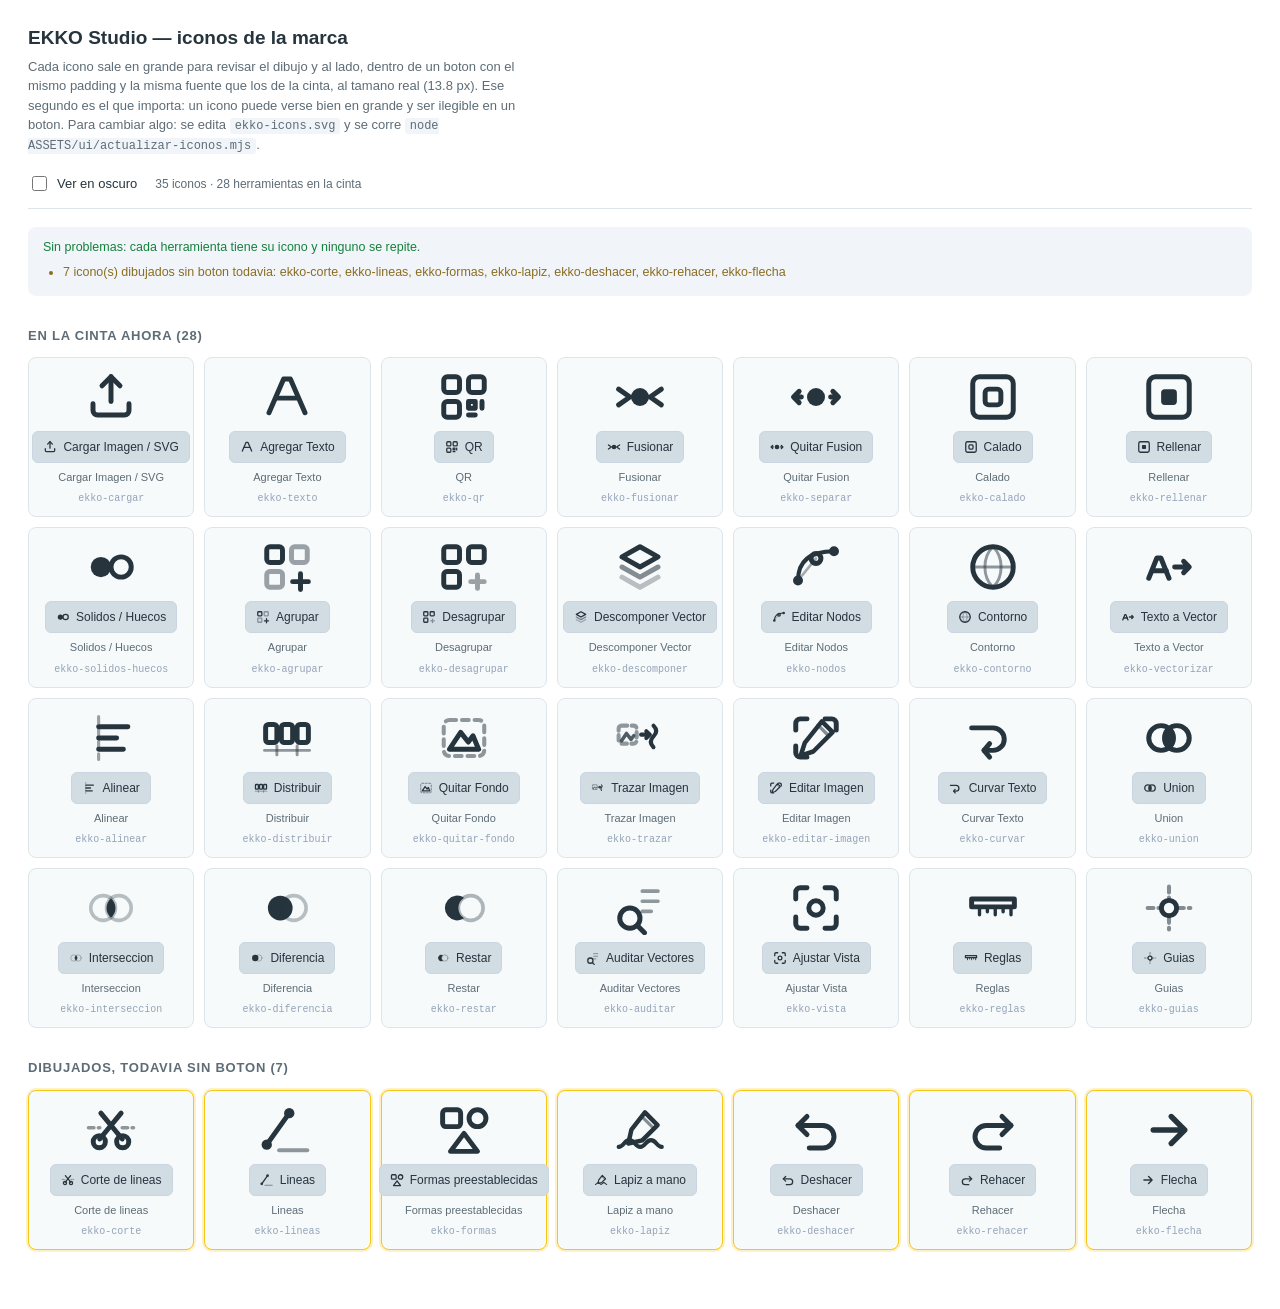
<file: ASSETS/ui/preview.html>
<!DOCTYPE html>
<html lang="es">
<head>
<meta charset="UTF-8">
<meta name="viewport" content="width=device-width, initial-scale=1">
<title>EKKO Studio - Iconos (antes de subirlos)</title>
<style>
/* ------------------------------------------------------------------------
   Pagina de trabajo, no parte de la aplicacion.

   Esta pagina se GENERA con  node ASSETS/ui/actualizar-iconos.mjs
   Los iconos van incrustados en el HTML, sin JavaScript: por eso no puede
   quedar en blanco. Para cambiar algo, se cambia el sprite y se corre el
   comando otra vez.
   ------------------------------------------------------------------------ */

body {
  margin: 0; padding: 24px 28px 60px;
  font: 14px/1.5 -apple-system, BlinkMacSystemFont, "Segoe UI", Roboto, Arial, sans-serif;
  background: #ffffff; color: #26343d;
}

/* El oscuro importa: el icono toma el color del boton, asi que hay que
   ver que se lea en las dos superficies. Con :has() no hace falta JS. */
body:has(#oscuro:checked) { background: #0d0d20; color: #e8edf2; }
body:has(#oscuro:checked) .sub,
body:has(#oscuro:checked) h2,
body:has(#oscuro:checked) .uso,
body:has(#oscuro:checked) .id { color: #94a3b8; }
body:has(#oscuro:checked) .barra { border-color: #24304a; }
body:has(#oscuro:checked) .celda { border-color: #24304a; background: #141a33; }
body:has(#oscuro:checked) .demo { background: #1d2749; border-color: #33415c; color: #e8edf2; }
body:has(#oscuro:checked) .resumen { background: #141a33; }

h1 { font-size: 19px; margin: 0 0 4px; }
.sub { color: #5d6c76; margin: 0 0 18px; font-size: 13px; max-width: 70ch; }
code { background: #f1f5f9; padding: 1px 5px; border-radius: 3px; font-size: 12px; }
body:has(#oscuro:checked) code { background: #1d2749; }

.barra {
  display: flex; gap: 18px; align-items: center; flex-wrap: wrap;
  margin-bottom: 18px; padding-bottom: 14px; border-bottom: 1px solid #dde5ea;
}
.barra label { display: inline-flex; align-items: center; gap: 7px; font-size: 13px; cursor: pointer; }
.barra input[type=checkbox] { width: 15px; height: 15px; cursor: pointer; accent-color: #405d6d; }
.barra .cuenta { font-size: 12px; color: #5d6c76; }
body:has(#oscuro:checked) .barra .cuenta { color: #94a3b8; }

.resumen {
  margin: 0 0 22px; padding: 11px 15px; border-radius: 8px;
  background: #f1f5f9; font-size: 12.5px;
}
.resumen ul { margin: 6px 0 0; padding-left: 20px; }
.resumen li { margin: 3px 0; }
.resumen .mal { color: #b91c1c; }
.resumen .nota { color: #8a6d1f; }
.resumen .ok { color: #15803d; }

.celda {
  display: flex; flex-direction: column; align-items: center; gap: 7px;
  padding: 12px 6px 10px; border: 1px solid #dde5ea;
  border-radius: 8px; background: #f7fafb;
}
.grande { width: 54px; height: 54px; line-height: 0; }

/* boton de mentira: mismo padding y misma fuente que los de la cinta */
.demo {
  display: inline-flex; align-items: center; gap: 6px;
  padding: 6px 10px; border: 1px solid #cbd5e1; border-radius: 6px;
  background: #d1dce3; color: #26343d;
  font-size: 12px; font-weight: 500; white-space: nowrap;
}
.uso { font-size: 11px; color: #5d6c76; text-align: center; line-height: 1.3; }
.id { font-size: 10px; color: #94a3b8; font-family: ui-monospace, Consolas, monospace; }
.nuevo { border-color: #f5c518; box-shadow: 0 0 0 2px rgba(245, 197, 24, .25); }

.rejilla {
  display: grid; gap: 10px;
  grid-template-columns: repeat(auto-fill, minmax(158px, 1fr));
}
h2 { font-size: 13px; text-transform: uppercase; letter-spacing: .06em;
     color: #5d6c76; margin: 30px 0 12px; }
</style>
</head>
<body>

<h1>EKKO Studio &mdash; iconos de la marca</h1>
<p class="sub">
  Cada icono sale en grande para revisar el dibujo y al lado, dentro de un boton
  con el mismo padding y la misma fuente que los de la cinta, al tamano real
  (13.8&nbsp;px). Ese segundo es el que importa: un icono puede verse bien en
  grande y ser ilegible en un boton.
  Para cambiar algo: se edita <code>ekko-icons.svg</code> y se corre
  <code>node ASSETS/ui/actualizar-iconos.mjs</code>.
</p>

<div class="barra">
  <label><input type="checkbox" id="oscuro"> Ver en oscuro</label>
  <span class="cuenta">35 iconos &middot; 28 herramientas en la cinta</span>
</div>

<div class="resumen">
  <span class="ok">Sin problemas: cada herramienta tiene su icono y ninguno se repite.</span>
  <ul>
      <li class="nota">7 icono(s) dibujados sin boton todavia: ekko-corte, ekko-lineas, ekko-formas, ekko-lapiz, ekko-deshacer, ekko-rehacer, ekko-flecha</li>
  </ul>
</div>

<h2>En la cinta ahora (28)</h2>
<div class="rejilla">
  <div class="celda"><div class="grande"><svg class="" viewBox="0 0 24 24" width="54" height="54" aria-hidden="true" role="img"><g fill="none" stroke="currentColor" stroke-width="2.2" stroke-linecap="round" stroke-linejoin="round"><path d="M4 15v3a2 2 0 0 0 2 2h12a2 2 0 0 0 2-2v-3"/>
    <path d="M12 3v11"/>
    <path d="M8 7l4-4 4 4"/></g></svg></div><span class="demo"><svg class="" viewBox="0 0 24 24" width="14" height="14" aria-hidden="true" role="img"><g fill="none" stroke="currentColor" stroke-width="2.2" stroke-linecap="round" stroke-linejoin="round"><path d="M4 15v3a2 2 0 0 0 2 2h12a2 2 0 0 0 2-2v-3"/>
    <path d="M12 3v11"/>
    <path d="M8 7l4-4 4 4"/></g></svg>Cargar Imagen / SVG</span><div class="uso">Cargar Imagen / SVG</div><div class="id">ekko-cargar</div></div>
  <div class="celda"><div class="grande"><svg class="" viewBox="0 0 24 24" width="54" height="54" aria-hidden="true" role="img"><g fill="none" stroke="currentColor" stroke-width="2.2" stroke-linecap="round" stroke-linejoin="round"><path d="M4 19l6.5-15h3L20 19"/>
    <path d="M7.2 12.5h9.6"/></g></svg></div><span class="demo"><svg class="" viewBox="0 0 24 24" width="14" height="14" aria-hidden="true" role="img"><g fill="none" stroke="currentColor" stroke-width="2.2" stroke-linecap="round" stroke-linejoin="round"><path d="M4 19l6.5-15h3L20 19"/>
    <path d="M7.2 12.5h9.6"/></g></svg>Agregar Texto</span><div class="uso">Agregar Texto</div><div class="id">ekko-texto</div></div>
  <div class="celda"><div class="grande"><svg class="" viewBox="0 0 24 24" width="54" height="54" aria-hidden="true" role="img"><g fill="none" stroke="currentColor" stroke-width="2.2" stroke-linecap="round" stroke-linejoin="round"><rect x="3" y="3" width="7" height="7" rx="1.6"/>
    <rect x="14" y="3" width="7" height="7" rx="1.6"/>
    <rect x="3" y="14" width="7" height="7" rx="1.6"/>
    <path d="M14 14h3v3h-3z"/>
    <path d="M20 14v3M14 20h3"/></g></svg></div><span class="demo"><svg class="" viewBox="0 0 24 24" width="14" height="14" aria-hidden="true" role="img"><g fill="none" stroke="currentColor" stroke-width="2.2" stroke-linecap="round" stroke-linejoin="round"><rect x="3" y="3" width="7" height="7" rx="1.6"/>
    <rect x="14" y="3" width="7" height="7" rx="1.6"/>
    <rect x="3" y="14" width="7" height="7" rx="1.6"/>
    <path d="M14 14h3v3h-3z"/>
    <path d="M20 14v3M14 20h3"/></g></svg>QR</span><div class="uso">QR</div><div class="id">ekko-qr</div></div>
  <div class="celda"><div class="grande"><svg class="" viewBox="0 0 24 24" width="54" height="54" aria-hidden="true" role="img"><g fill="none" stroke="currentColor" stroke-width="2.2" stroke-linecap="round" stroke-linejoin="round"><path d="M2.5 8.5L7.5 12l-5 3.5"/>
    <path d="M21.5 8.5L16.5 12l5 3.5"/>
    <circle cx="12" cy="12" r="4" fill="currentColor" stroke="none"/></g></svg></div><span class="demo"><svg class="" viewBox="0 0 24 24" width="14" height="14" aria-hidden="true" role="img"><g fill="none" stroke="currentColor" stroke-width="2.2" stroke-linecap="round" stroke-linejoin="round"><path d="M2.5 8.5L7.5 12l-5 3.5"/>
    <path d="M21.5 8.5L16.5 12l5 3.5"/>
    <circle cx="12" cy="12" r="4" fill="currentColor" stroke="none"/></g></svg>Fusionar</span><div class="uso">Fusionar</div><div class="id">ekko-fusionar</div></div>
  <div class="celda"><div class="grande"><svg class="" viewBox="0 0 24 24" width="54" height="54" aria-hidden="true" role="img"><g fill="none" stroke="currentColor" stroke-width="2.2" stroke-linecap="round" stroke-linejoin="round"><circle cx="12" cy="12" r="4" fill="currentColor" stroke="none"/>
    <path d="M5.5 12h-3M21.5 12h-3"/>
    <path d="M4.5 9.5L2 12l2.5 2.5"/>
    <path d="M19.5 9.5L22 12l-2.5 2.5"/></g></svg></div><span class="demo"><svg class="" viewBox="0 0 24 24" width="14" height="14" aria-hidden="true" role="img"><g fill="none" stroke="currentColor" stroke-width="2.2" stroke-linecap="round" stroke-linejoin="round"><circle cx="12" cy="12" r="4" fill="currentColor" stroke="none"/>
    <path d="M5.5 12h-3M21.5 12h-3"/>
    <path d="M4.5 9.5L2 12l2.5 2.5"/>
    <path d="M19.5 9.5L22 12l-2.5 2.5"/></g></svg>Quitar Fusion</span><div class="uso">Quitar Fusion</div><div class="id">ekko-separar</div></div>
  <div class="celda"><div class="grande"><svg class="" viewBox="0 0 24 24" width="54" height="54" aria-hidden="true" role="img"><g fill="none" stroke="currentColor" stroke-width="2.2" stroke-linecap="round" stroke-linejoin="round"><rect x="3" y="3" width="18" height="18" rx="3"/>
    <rect x="8.5" y="8.5" width="7" height="7" rx="1.6"/></g></svg></div><span class="demo"><svg class="" viewBox="0 0 24 24" width="14" height="14" aria-hidden="true" role="img"><g fill="none" stroke="currentColor" stroke-width="2.2" stroke-linecap="round" stroke-linejoin="round"><rect x="3" y="3" width="18" height="18" rx="3"/>
    <rect x="8.5" y="8.5" width="7" height="7" rx="1.6"/></g></svg>Calado</span><div class="uso">Calado</div><div class="id">ekko-calado</div></div>
  <div class="celda"><div class="grande"><svg class="" viewBox="0 0 24 24" width="54" height="54" aria-hidden="true" role="img"><g fill="none" stroke="currentColor" stroke-width="2.2" stroke-linecap="round" stroke-linejoin="round"><rect x="3" y="3" width="18" height="18" rx="3"/>
    <rect x="8.5" y="8.5" width="7" height="7" rx="1.6" fill="currentColor" stroke="none"/></g></svg></div><span class="demo"><svg class="" viewBox="0 0 24 24" width="14" height="14" aria-hidden="true" role="img"><g fill="none" stroke="currentColor" stroke-width="2.2" stroke-linecap="round" stroke-linejoin="round"><rect x="3" y="3" width="18" height="18" rx="3"/>
    <rect x="8.5" y="8.5" width="7" height="7" rx="1.6" fill="currentColor" stroke="none"/></g></svg>Rellenar</span><div class="uso">Rellenar</div><div class="id">ekko-rellenar</div></div>
  <div class="celda"><div class="grande"><svg class="" viewBox="0 0 24 24" width="54" height="54" aria-hidden="true" role="img"><g fill="none" stroke="currentColor" stroke-width="2.2" stroke-linecap="round" stroke-linejoin="round"><circle cx="7.5" cy="12" r="4.5" fill="currentColor" stroke="none"/>
    <circle cx="16.5" cy="12" r="4.5"/></g></svg></div><span class="demo"><svg class="" viewBox="0 0 24 24" width="14" height="14" aria-hidden="true" role="img"><g fill="none" stroke="currentColor" stroke-width="2.2" stroke-linecap="round" stroke-linejoin="round"><circle cx="7.5" cy="12" r="4.5" fill="currentColor" stroke="none"/>
    <circle cx="16.5" cy="12" r="4.5"/></g></svg>Solidos / Huecos</span><div class="uso">Solidos / Huecos</div><div class="id">ekko-solidos-huecos</div></div>
  <div class="celda"><div class="grande"><svg class="" viewBox="0 0 24 24" width="54" height="54" aria-hidden="true" role="img"><g fill="none" stroke="currentColor" stroke-width="2.2" stroke-linecap="round" stroke-linejoin="round"><rect x="3" y="3" width="7" height="7" rx="1.4"/>
    <rect x="14" y="3" width="7" height="7" rx="1.4" opacity=".45"/>
    <rect x="3" y="14" width="7" height="7" rx="1.4" opacity=".45"/>
    <path d="M14.5 18.5h7M18 15v7"/></g></svg></div><span class="demo"><svg class="" viewBox="0 0 24 24" width="14" height="14" aria-hidden="true" role="img"><g fill="none" stroke="currentColor" stroke-width="2.2" stroke-linecap="round" stroke-linejoin="round"><rect x="3" y="3" width="7" height="7" rx="1.4"/>
    <rect x="14" y="3" width="7" height="7" rx="1.4" opacity=".45"/>
    <rect x="3" y="14" width="7" height="7" rx="1.4" opacity=".45"/>
    <path d="M14.5 18.5h7M18 15v7"/></g></svg>Agrupar</span><div class="uso">Agrupar</div><div class="id">ekko-agrupar</div></div>
  <div class="celda"><div class="grande"><svg class="" viewBox="0 0 24 24" width="54" height="54" aria-hidden="true" role="img"><g fill="none" stroke="currentColor" stroke-width="2.2" stroke-linecap="round" stroke-linejoin="round"><rect x="3" y="3" width="7" height="7" rx="1.4"/>
    <rect x="14" y="3" width="7" height="7" rx="1.4"/>
    <rect x="3" y="14" width="7" height="7" rx="1.4"/>
    <path d="M15 18.5h6M18 15.5v6" opacity=".45" stroke-dasharray="2 2"/></g></svg></div><span class="demo"><svg class="" viewBox="0 0 24 24" width="14" height="14" aria-hidden="true" role="img"><g fill="none" stroke="currentColor" stroke-width="2.2" stroke-linecap="round" stroke-linejoin="round"><rect x="3" y="3" width="7" height="7" rx="1.4"/>
    <rect x="14" y="3" width="7" height="7" rx="1.4"/>
    <rect x="3" y="14" width="7" height="7" rx="1.4"/>
    <path d="M15 18.5h6M18 15.5v6" opacity=".45" stroke-dasharray="2 2"/></g></svg>Desagrupar</span><div class="uso">Desagrupar</div><div class="id">ekko-desagrupar</div></div>
  <div class="celda"><div class="grande"><svg class="" viewBox="0 0 24 24" width="54" height="54" aria-hidden="true" role="img"><g fill="none" stroke="currentColor" stroke-width="2.2" stroke-linecap="round" stroke-linejoin="round"><path d="M12 3l8 4.5-8 4.5-8-4.5z"/>
    <path d="M4 12l8 4.5 8-4.5" opacity=".55"/>
    <path d="M4 16.5L12 21l8-4.5" opacity=".3"/></g></svg></div><span class="demo"><svg class="" viewBox="0 0 24 24" width="14" height="14" aria-hidden="true" role="img"><g fill="none" stroke="currentColor" stroke-width="2.2" stroke-linecap="round" stroke-linejoin="round"><path d="M12 3l8 4.5-8 4.5-8-4.5z"/>
    <path d="M4 12l8 4.5 8-4.5" opacity=".55"/>
    <path d="M4 16.5L12 21l8-4.5" opacity=".3"/></g></svg>Descomponer Vector</span><div class="uso">Descomponer Vector</div><div class="id">ekko-descomponer</div></div>
  <div class="celda"><div class="grande"><svg class="" viewBox="0 0 24 24" width="54" height="54" aria-hidden="true" role="img"><g fill="none" stroke="currentColor" stroke-width="2.2" stroke-linecap="round" stroke-linejoin="round"><path d="M4 18C4 9 10 5 20 5" stroke-width="1.8"/>
    <path d="M4 18L12 8.2" stroke-width="1.2" opacity=".4"/>
    <circle cx="4" cy="18" r="2.2" fill="currentColor" stroke="none"/>
    <circle cx="12" cy="8.2" r="2.2"/>
    <circle cx="20" cy="5" r="2.2" fill="currentColor" stroke="none"/></g></svg></div><span class="demo"><svg class="" viewBox="0 0 24 24" width="14" height="14" aria-hidden="true" role="img"><g fill="none" stroke="currentColor" stroke-width="2.2" stroke-linecap="round" stroke-linejoin="round"><path d="M4 18C4 9 10 5 20 5" stroke-width="1.8"/>
    <path d="M4 18L12 8.2" stroke-width="1.2" opacity=".4"/>
    <circle cx="4" cy="18" r="2.2" fill="currentColor" stroke="none"/>
    <circle cx="12" cy="8.2" r="2.2"/>
    <circle cx="20" cy="5" r="2.2" fill="currentColor" stroke="none"/></g></svg>Editar Nodos</span><div class="uso">Editar Nodos</div><div class="id">ekko-nodos</div></div>
  <div class="celda"><div class="grande"><svg class="" viewBox="0 0 24 24" width="54" height="54" aria-hidden="true" role="img"><g fill="none" stroke="currentColor" stroke-width="2.2" stroke-linecap="round" stroke-linejoin="round"><circle cx="12" cy="12" r="9"/>
    <path d="M3 12h18" stroke-width="1.3" opacity=".5"/>
    <path d="M12 3c2.6 2.5 3.6 5.6 3.6 9s-1 6.5-3.6 9c-2.6-2.5-3.6-5.6-3.6-9s1-6.5 3.6-9z"
          stroke-width="1.3" opacity=".5"/></g></svg></div><span class="demo"><svg class="" viewBox="0 0 24 24" width="14" height="14" aria-hidden="true" role="img"><g fill="none" stroke="currentColor" stroke-width="2.2" stroke-linecap="round" stroke-linejoin="round"><circle cx="12" cy="12" r="9"/>
    <path d="M3 12h18" stroke-width="1.3" opacity=".5"/>
    <path d="M12 3c2.6 2.5 3.6 5.6 3.6 9s-1 6.5-3.6 9c-2.6-2.5-3.6-5.6-3.6-9s1-6.5 3.6-9z"
          stroke-width="1.3" opacity=".5"/></g></svg>Contorno</span><div class="uso">Contorno</div><div class="id">ekko-contorno</div></div>
  <div class="celda"><div class="grande"><svg class="" viewBox="0 0 24 24" width="54" height="54" aria-hidden="true" role="img"><g fill="none" stroke="currentColor" stroke-width="2.2" stroke-linecap="round" stroke-linejoin="round"><path d="M3 17l3.6-9h1.8L12 17"/>
    <path d="M4.6 13.7h6.2"/>
    <path d="M14.5 12h6M18.5 9.5L21 12l-2.5 2.5"/></g></svg></div><span class="demo"><svg class="" viewBox="0 0 24 24" width="14" height="14" aria-hidden="true" role="img"><g fill="none" stroke="currentColor" stroke-width="2.2" stroke-linecap="round" stroke-linejoin="round"><path d="M3 17l3.6-9h1.8L12 17"/>
    <path d="M4.6 13.7h6.2"/>
    <path d="M14.5 12h6M18.5 9.5L21 12l-2.5 2.5"/></g></svg>Texto a Vector</span><div class="uso">Texto a Vector</div><div class="id">ekko-vectorizar</div></div>
  <div class="celda"><div class="grande"><svg class="" viewBox="0 0 24 24" width="54" height="54" aria-hidden="true" role="img"><g fill="none" stroke="currentColor" stroke-width="2.2" stroke-linecap="round" stroke-linejoin="round"><path d="M6.5 2.5v19" opacity=".45" stroke-width="1.4" stroke-dasharray="3 2.5"/>
    <path d="M6.5 7h13M6.5 12h8M6.5 17h11"/></g></svg></div><span class="demo"><svg class="" viewBox="0 0 24 24" width="14" height="14" aria-hidden="true" role="img"><g fill="none" stroke="currentColor" stroke-width="2.2" stroke-linecap="round" stroke-linejoin="round"><path d="M6.5 2.5v19" opacity=".45" stroke-width="1.4" stroke-dasharray="3 2.5"/>
    <path d="M6.5 7h13M6.5 12h8M6.5 17h11"/></g></svg>Alinear</span><div class="uso">Alinear</div><div class="id">ekko-alinear</div></div>
  <div class="celda"><div class="grande"><svg class="" viewBox="0 0 24 24" width="54" height="54" aria-hidden="true" role="img"><g fill="none" stroke="currentColor" stroke-width="2.2" stroke-linecap="round" stroke-linejoin="round"><rect x="2.5" y="6" width="5" height="8" rx="1.3"/>
    <rect x="9.5" y="6" width="5" height="8" rx="1.3"/>
    <rect x="16.5" y="6" width="5" height="8" rx="1.3"/>
    <path d="M2 17.5h20" stroke-width="1.3" opacity=".5"/>
    <path d="M7.5 15.5v4M16.5 15.5v4" stroke-width="1.3" opacity=".5"/></g></svg></div><span class="demo"><svg class="" viewBox="0 0 24 24" width="14" height="14" aria-hidden="true" role="img"><g fill="none" stroke="currentColor" stroke-width="2.2" stroke-linecap="round" stroke-linejoin="round"><rect x="2.5" y="6" width="5" height="8" rx="1.3"/>
    <rect x="9.5" y="6" width="5" height="8" rx="1.3"/>
    <rect x="16.5" y="6" width="5" height="8" rx="1.3"/>
    <path d="M2 17.5h20" stroke-width="1.3" opacity=".5"/>
    <path d="M7.5 15.5v4M16.5 15.5v4" stroke-width="1.3" opacity=".5"/></g></svg>Distribuir</span><div class="uso">Distribuir</div><div class="id">ekko-distribuir</div></div>
  <div class="celda"><div class="grande"><svg class="" viewBox="0 0 24 24" width="54" height="54" aria-hidden="true" role="img"><g fill="none" stroke="currentColor" stroke-width="2.2" stroke-linecap="round" stroke-linejoin="round"><rect x="3" y="4" width="18" height="16" rx="2.5"
          stroke-dasharray="3 2.6" opacity=".5" stroke-width="1.8"/>
    <path d="M5.5 17L10.5 9.5l3.4 4.3L16 11l2.5 6z"/></g></svg></div><span class="demo"><svg class="" viewBox="0 0 24 24" width="14" height="14" aria-hidden="true" role="img"><g fill="none" stroke="currentColor" stroke-width="2.2" stroke-linecap="round" stroke-linejoin="round"><rect x="3" y="4" width="18" height="16" rx="2.5"
          stroke-dasharray="3 2.6" opacity=".5" stroke-width="1.8"/>
    <path d="M5.5 17L10.5 9.5l3.4 4.3L16 11l2.5 6z"/></g></svg>Quitar Fondo</span><div class="uso">Quitar Fondo</div><div class="id">ekko-quitar-fondo</div></div>
  <div class="celda"><div class="grande"><svg class="" viewBox="0 0 24 24" width="54" height="54" aria-hidden="true" role="img"><g fill="none" stroke="currentColor" stroke-width="2.2" stroke-linecap="round" stroke-linejoin="round"><rect x="2.5" y="6.5" width="8" height="8" rx="1.4"
          stroke-dasharray="2.4 2" opacity=".5" stroke-width="1.8"/>
    <path d="M3.8 13.2L6 10l2 2.6 1.2-1.6" stroke-width="1.6" opacity=".8"/>
    <path d="M12.5 10.5h3.5" stroke-width="1.8"/>
    <path d="M14.8 9l1.6 1.5-1.6 1.5" stroke-width="1.8"/>
    <path d="M18 6.5c1.6 1.6 1.6 3.2 0 4.8s-1.6 3.2 0 4.8" stroke-width="1.8"/></g></svg></div><span class="demo"><svg class="" viewBox="0 0 24 24" width="14" height="14" aria-hidden="true" role="img"><g fill="none" stroke="currentColor" stroke-width="2.2" stroke-linecap="round" stroke-linejoin="round"><rect x="2.5" y="6.5" width="8" height="8" rx="1.4"
          stroke-dasharray="2.4 2" opacity=".5" stroke-width="1.8"/>
    <path d="M3.8 13.2L6 10l2 2.6 1.2-1.6" stroke-width="1.6" opacity=".8"/>
    <path d="M12.5 10.5h3.5" stroke-width="1.8"/>
    <path d="M14.8 9l1.6 1.5-1.6 1.5" stroke-width="1.8"/>
    <path d="M18 6.5c1.6 1.6 1.6 3.2 0 4.8s-1.6 3.2 0 4.8" stroke-width="1.8"/></g></svg>Trazar Imagen</span><div class="uso">Trazar Imagen</div><div class="id">ekko-trazar</div></div>
  <div class="celda"><div class="grande"><svg class="" viewBox="0 0 24 24" width="54" height="54" aria-hidden="true" role="img"><g fill="none" stroke="currentColor" stroke-width="2.2" stroke-linecap="round" stroke-linejoin="round"><path d="M3 8.5V5.5a2 2 0 0 1 2-2h3"/>
    <path d="M21 8.5V5.5a2 2 0 0 0-2-2h-3"/>
    <path d="M3 15.5v3a2 2 0 0 0 2 2h3"/>
    <path d="M14.6 4.6l4.8 4.8-8.6 8.6-5.6 1.8 1.8-5.6z" stroke-width="2"/>
    <path d="M12.9 6.3l4.8 4.8" stroke-width="1.5" opacity=".55"/></g></svg></div><span class="demo"><svg class="" viewBox="0 0 24 24" width="14" height="14" aria-hidden="true" role="img"><g fill="none" stroke="currentColor" stroke-width="2.2" stroke-linecap="round" stroke-linejoin="round"><path d="M3 8.5V5.5a2 2 0 0 1 2-2h3"/>
    <path d="M21 8.5V5.5a2 2 0 0 0-2-2h-3"/>
    <path d="M3 15.5v3a2 2 0 0 0 2 2h3"/>
    <path d="M14.6 4.6l4.8 4.8-8.6 8.6-5.6 1.8 1.8-5.6z" stroke-width="2"/>
    <path d="M12.9 6.3l4.8 4.8" stroke-width="1.5" opacity=".55"/></g></svg>Editar Imagen</span><div class="uso">Editar Imagen</div><div class="id">ekko-editar-imagen</div></div>
  <div class="celda"><div class="grande"><svg class="" viewBox="0 0 24 24" width="54" height="54" aria-hidden="true" role="img"><g fill="none" stroke="currentColor" stroke-width="2.2" stroke-linecap="round" stroke-linejoin="round"><path d="M2.5 7.5h9.5a5 5 0 0 1 0 10H8"/>
    <path d="M10.5 14.5L8 17.5l2.5 3"/></g></svg></div><span class="demo"><svg class="" viewBox="0 0 24 24" width="14" height="14" aria-hidden="true" role="img"><g fill="none" stroke="currentColor" stroke-width="2.2" stroke-linecap="round" stroke-linejoin="round"><path d="M2.5 7.5h9.5a5 5 0 0 1 0 10H8"/>
    <path d="M10.5 14.5L8 17.5l2.5 3"/></g></svg>Curvar Texto</span><div class="uso">Curvar Texto</div><div class="id">ekko-curvar</div></div>
  <div class="celda"><div class="grande"><svg class="" viewBox="0 0 24 24" width="54" height="54" aria-hidden="true" role="img"><g fill="none" stroke="currentColor" stroke-width="2.2" stroke-linecap="round" stroke-linejoin="round"><circle cx="8.5" cy="12" r="5.5"/>
    <circle cx="15.5" cy="12" r="5.5"/>
    <path d="M12 7.76A5.5 5.5 0 0 1 12 16.24 5.5 5.5 0 0 1 12 7.76z"
          fill="currentColor" stroke="none"/></g></svg></div><span class="demo"><svg class="" viewBox="0 0 24 24" width="14" height="14" aria-hidden="true" role="img"><g fill="none" stroke="currentColor" stroke-width="2.2" stroke-linecap="round" stroke-linejoin="round"><circle cx="8.5" cy="12" r="5.5"/>
    <circle cx="15.5" cy="12" r="5.5"/>
    <path d="M12 7.76A5.5 5.5 0 0 1 12 16.24 5.5 5.5 0 0 1 12 7.76z"
          fill="currentColor" stroke="none"/></g></svg>Union</span><div class="uso">Union</div><div class="id">ekko-union</div></div>
  <div class="celda"><div class="grande"><svg class="" viewBox="0 0 24 24" width="54" height="54" aria-hidden="true" role="img"><g fill="none" stroke="currentColor" stroke-width="2.2" stroke-linecap="round" stroke-linejoin="round"><circle cx="8.5" cy="12" r="5.5" opacity=".3" stroke-width="1.6"/>
    <circle cx="15.5" cy="12" r="5.5" opacity=".3" stroke-width="1.6"/>
    <path d="M12 7.76A5.5 5.5 0 0 1 12 16.24 5.5 5.5 0 0 1 12 7.76z"
          fill="currentColor" stroke="none"/></g></svg></div><span class="demo"><svg class="" viewBox="0 0 24 24" width="14" height="14" aria-hidden="true" role="img"><g fill="none" stroke="currentColor" stroke-width="2.2" stroke-linecap="round" stroke-linejoin="round"><circle cx="8.5" cy="12" r="5.5" opacity=".3" stroke-width="1.6"/>
    <circle cx="15.5" cy="12" r="5.5" opacity=".3" stroke-width="1.6"/>
    <path d="M12 7.76A5.5 5.5 0 0 1 12 16.24 5.5 5.5 0 0 1 12 7.76z"
          fill="currentColor" stroke="none"/></g></svg>Interseccion</span><div class="uso">Interseccion</div><div class="id">ekko-interseccion</div></div>
  <div class="celda"><div class="grande"><svg class="" viewBox="0 0 24 24" width="54" height="54" aria-hidden="true" role="img"><g fill="none" stroke="currentColor" stroke-width="2.2" stroke-linecap="round" stroke-linejoin="round"><circle cx="9" cy="12" r="5.5" fill="currentColor" stroke="none"/>
    <circle cx="15" cy="12" r="5.5" opacity=".3" stroke-width="1.6"/></g></svg></div><span class="demo"><svg class="" viewBox="0 0 24 24" width="14" height="14" aria-hidden="true" role="img"><g fill="none" stroke="currentColor" stroke-width="2.2" stroke-linecap="round" stroke-linejoin="round"><circle cx="9" cy="12" r="5.5" fill="currentColor" stroke="none"/>
    <circle cx="15" cy="12" r="5.5" opacity=".3" stroke-width="1.6"/></g></svg>Diferencia</span><div class="uso">Diferencia</div><div class="id">ekko-diferencia</div></div>
  <div class="celda"><div class="grande"><svg class="" viewBox="0 0 24 24" width="54" height="54" aria-hidden="true" role="img"><g fill="none" stroke="currentColor" stroke-width="2.2" stroke-linecap="round" stroke-linejoin="round"><path d="M12 7.39A5.5 5.5 0 1 0 12 16.61 5.5 5.5 0 0 1 12 7.39z"
          fill="currentColor" stroke="none"/>
    <circle cx="15" cy="12" r="5.5" opacity=".35" stroke-width="1.6"/></g></svg></div><span class="demo"><svg class="" viewBox="0 0 24 24" width="14" height="14" aria-hidden="true" role="img"><g fill="none" stroke="currentColor" stroke-width="2.2" stroke-linecap="round" stroke-linejoin="round"><path d="M12 7.39A5.5 5.5 0 1 0 12 16.61 5.5 5.5 0 0 1 12 7.39z"
          fill="currentColor" stroke="none"/>
    <circle cx="15" cy="12" r="5.5" opacity=".35" stroke-width="1.6"/></g></svg>Restar</span><div class="uso">Restar</div><div class="id">ekko-restar</div></div>
  <div class="celda"><div class="grande"><svg class="" viewBox="0 0 24 24" width="54" height="54" aria-hidden="true" role="img"><g fill="none" stroke="currentColor" stroke-width="2.2" stroke-linecap="round" stroke-linejoin="round"><path d="M13 4.5h7M13 9h7M13 13.5h4" opacity=".5" stroke-width="1.6"/>
    <circle cx="7.5" cy="16.5" r="4.5"/>
    <path d="M10.8 19.8L14 23"/></g></svg></div><span class="demo"><svg class="" viewBox="0 0 24 24" width="14" height="14" aria-hidden="true" role="img"><g fill="none" stroke="currentColor" stroke-width="2.2" stroke-linecap="round" stroke-linejoin="round"><path d="M13 4.5h7M13 9h7M13 13.5h4" opacity=".5" stroke-width="1.6"/>
    <circle cx="7.5" cy="16.5" r="4.5"/>
    <path d="M10.8 19.8L14 23"/></g></svg>Auditar Vectores</span><div class="uso">Auditar Vectores</div><div class="id">ekko-auditar</div></div>
  <div class="celda"><div class="grande"><svg class="" viewBox="0 0 24 24" width="54" height="54" aria-hidden="true" role="img"><g fill="none" stroke="currentColor" stroke-width="2.2" stroke-linecap="round" stroke-linejoin="round"><path d="M3 8V5a2 2 0 0 1 2-2h3M21 8V5a2 2 0 0 0-2-2h-3M3 16v3a2 2 0 0 0 2 2h3M21 16v3a2 2 0 0 1-2 2h-3"/>
    <circle cx="12" cy="12" r="3.2"/></g></svg></div><span class="demo"><svg class="" viewBox="0 0 24 24" width="14" height="14" aria-hidden="true" role="img"><g fill="none" stroke="currentColor" stroke-width="2.2" stroke-linecap="round" stroke-linejoin="round"><path d="M3 8V5a2 2 0 0 1 2-2h3M21 8V5a2 2 0 0 0-2-2h-3M3 16v3a2 2 0 0 0 2 2h3M21 16v3a2 2 0 0 1-2 2h-3"/>
    <circle cx="12" cy="12" r="3.2"/></g></svg>Ajustar Vista</span><div class="uso">Ajustar Vista</div><div class="id">ekko-vista</div></div>
  <div class="celda"><div class="grande"><svg class="" viewBox="0 0 24 24" width="54" height="54" aria-hidden="true" role="img"><g fill="none" stroke="currentColor" stroke-width="2.2" stroke-linecap="round" stroke-linejoin="round"><path d="M2.5 8h19v3.5h-19z"/>
    <path d="M6 11.5v3.5M9.5 11.5v2.2M13 11.5v3.5M16.5 11.5v2.2M20 11.5v3.5" stroke-width="1.5"/></g></svg></div><span class="demo"><svg class="" viewBox="0 0 24 24" width="14" height="14" aria-hidden="true" role="img"><g fill="none" stroke="currentColor" stroke-width="2.2" stroke-linecap="round" stroke-linejoin="round"><path d="M2.5 8h19v3.5h-19z"/>
    <path d="M6 11.5v3.5M9.5 11.5v2.2M13 11.5v3.5M16.5 11.5v2.2M20 11.5v3.5" stroke-width="1.5"/></g></svg>Reglas</span><div class="uso">Reglas</div><div class="id">ekko-reglas</div></div>
  <div class="celda"><div class="grande"><svg class="" viewBox="0 0 24 24" width="54" height="54" aria-hidden="true" role="img"><g fill="none" stroke="currentColor" stroke-width="2.2" stroke-linecap="round" stroke-linejoin="round"><path d="M12 2.5v5.5M12 16v5.5M2.5 12h5.5M16 12h5.5"
          stroke-dasharray="2.6 2.2" opacity=".55" stroke-width="1.8"/>
    <circle cx="12" cy="12" r="3.4"/></g></svg></div><span class="demo"><svg class="" viewBox="0 0 24 24" width="14" height="14" aria-hidden="true" role="img"><g fill="none" stroke="currentColor" stroke-width="2.2" stroke-linecap="round" stroke-linejoin="round"><path d="M12 2.5v5.5M12 16v5.5M2.5 12h5.5M16 12h5.5"
          stroke-dasharray="2.6 2.2" opacity=".55" stroke-width="1.8"/>
    <circle cx="12" cy="12" r="3.4"/></g></svg>Guias</span><div class="uso">Guias</div><div class="id">ekko-guias</div></div>
</div>

<h2>Dibujados, todavia sin boton (7)</h2>
<div class="rejilla">
  <div class="celda nuevo"><div class="grande"><svg class="" viewBox="0 0 24 24" width="54" height="54" aria-hidden="true" role="img"><g fill="none" stroke="currentColor" stroke-width="2.2" stroke-linecap="round" stroke-linejoin="round"><path d="M7.5 4.5l9.5 11.5"/>
    <path d="M16.5 4.5L7 16"/>
    <circle cx="17.2" cy="17.2" r="2.7"/>
    <circle cx="6.8" cy="17.2" r="2.7"/>
    <path d="M2 11h5M17 11h5" stroke-dasharray="2.4 2" opacity=".5" stroke-width="1.6"/></g></svg></div><span class="demo"><svg class="" viewBox="0 0 24 24" width="14" height="14" aria-hidden="true" role="img"><g fill="none" stroke="currentColor" stroke-width="2.2" stroke-linecap="round" stroke-linejoin="round"><path d="M7.5 4.5l9.5 11.5"/>
    <path d="M16.5 4.5L7 16"/>
    <circle cx="17.2" cy="17.2" r="2.7"/>
    <circle cx="6.8" cy="17.2" r="2.7"/>
    <path d="M2 11h5M17 11h5" stroke-dasharray="2.4 2" opacity=".5" stroke-width="1.6"/></g></svg>Corte de lineas</span><div class="uso">Corte de lineas</div><div class="id">ekko-corte</div></div>
  <div class="celda nuevo"><div class="grande"><svg class="" viewBox="0 0 24 24" width="54" height="54" aria-hidden="true" role="img"><g fill="none" stroke="currentColor" stroke-width="2.2" stroke-linecap="round" stroke-linejoin="round"><path d="M3 18.5L13 4.5"/>
    <circle cx="3" cy="18.5" r="2.3" fill="currentColor" stroke="none"/>
    <circle cx="13" cy="4.5" r="2.3" fill="currentColor" stroke="none"/>
    <path d="M8.5 21h12.5" stroke-width="1.8" opacity=".5"/></g></svg></div><span class="demo"><svg class="" viewBox="0 0 24 24" width="14" height="14" aria-hidden="true" role="img"><g fill="none" stroke="currentColor" stroke-width="2.2" stroke-linecap="round" stroke-linejoin="round"><path d="M3 18.5L13 4.5"/>
    <circle cx="3" cy="18.5" r="2.3" fill="currentColor" stroke="none"/>
    <circle cx="13" cy="4.5" r="2.3" fill="currentColor" stroke="none"/>
    <path d="M8.5 21h12.5" stroke-width="1.8" opacity=".5"/></g></svg>Lineas</span><div class="uso">Lineas</div><div class="id">ekko-lineas</div></div>
  <div class="celda nuevo"><div class="grande"><svg class="" viewBox="0 0 24 24" width="54" height="54" aria-hidden="true" role="img"><g fill="none" stroke="currentColor" stroke-width="2.2" stroke-linecap="round" stroke-linejoin="round"><rect x="2.5" y="3" width="8" height="7.5" rx="1.5"/>
    <circle cx="18" cy="6.75" r="3.75"/>
    <path d="M6 21.5l6-8 6 8z"/></g></svg></div><span class="demo"><svg class="" viewBox="0 0 24 24" width="14" height="14" aria-hidden="true" role="img"><g fill="none" stroke="currentColor" stroke-width="2.2" stroke-linecap="round" stroke-linejoin="round"><rect x="2.5" y="3" width="8" height="7.5" rx="1.5"/>
    <circle cx="18" cy="6.75" r="3.75"/>
    <path d="M6 21.5l6-8 6 8z"/></g></svg>Formas preestablecidas</span><div class="uso">Formas preestablecidas</div><div class="id">ekko-formas</div></div>
  <div class="celda nuevo"><div class="grande"><svg class="" viewBox="0 0 24 24" width="54" height="54" aria-hidden="true" role="img"><g fill="none" stroke="currentColor" stroke-width="2.2" stroke-linecap="round" stroke-linejoin="round"><path d="M2.5 19.5c2.4 0 2.4-3 4.8-3s2.4 3 4.8 3 2.4-3 4.8-3 2.4 3 4.8 3" stroke-width="1.8"/>
    <path d="M14.2 4.2l5.6 5.6-6.8 6.8-6.2 1.4 1.4-6.2z" stroke-width="2"/>
    <path d="M12.6 5.8l5.6 5.6" stroke-width="1.4" opacity=".55"/></g></svg></div><span class="demo"><svg class="" viewBox="0 0 24 24" width="14" height="14" aria-hidden="true" role="img"><g fill="none" stroke="currentColor" stroke-width="2.2" stroke-linecap="round" stroke-linejoin="round"><path d="M2.5 19.5c2.4 0 2.4-3 4.8-3s2.4 3 4.8 3 2.4-3 4.8-3 2.4 3 4.8 3" stroke-width="1.8"/>
    <path d="M14.2 4.2l5.6 5.6-6.8 6.8-6.2 1.4 1.4-6.2z" stroke-width="2"/>
    <path d="M12.6 5.8l5.6 5.6" stroke-width="1.4" opacity=".55"/></g></svg>Lapiz a mano</span><div class="uso">Lapiz a mano</div><div class="id">ekko-lapiz</div></div>
  <div class="celda nuevo"><div class="grande"><svg class="" viewBox="0 0 24 24" width="54" height="54" aria-hidden="true" role="img"><g fill="none" stroke="currentColor" stroke-width="2.2" stroke-linecap="round" stroke-linejoin="round"><path d="M4 10h11a5 5 0 0 1 0 10h-6"/>
    <path d="M8 6L4 10l4 4"/></g></svg></div><span class="demo"><svg class="" viewBox="0 0 24 24" width="14" height="14" aria-hidden="true" role="img"><g fill="none" stroke="currentColor" stroke-width="2.2" stroke-linecap="round" stroke-linejoin="round"><path d="M4 10h11a5 5 0 0 1 0 10h-6"/>
    <path d="M8 6L4 10l4 4"/></g></svg>Deshacer</span><div class="uso">Deshacer</div><div class="id">ekko-deshacer</div></div>
  <div class="celda nuevo"><div class="grande"><svg class="" viewBox="0 0 24 24" width="54" height="54" aria-hidden="true" role="img"><g fill="none" stroke="currentColor" stroke-width="2.2" stroke-linecap="round" stroke-linejoin="round"><path d="M20 10H9a5 5 0 0 0 0 10h6"/>
    <path d="M16 6l4 4-4 4"/></g></svg></div><span class="demo"><svg class="" viewBox="0 0 24 24" width="14" height="14" aria-hidden="true" role="img"><g fill="none" stroke="currentColor" stroke-width="2.2" stroke-linecap="round" stroke-linejoin="round"><path d="M20 10H9a5 5 0 0 0 0 10h6"/>
    <path d="M16 6l4 4-4 4"/></g></svg>Rehacer</span><div class="uso">Rehacer</div><div class="id">ekko-rehacer</div></div>
  <div class="celda nuevo"><div class="grande"><svg class="" viewBox="0 0 24 24" width="54" height="54" aria-hidden="true" role="img"><g fill="none" stroke="currentColor" stroke-width="2.4" stroke-linecap="round" stroke-linejoin="round"><path d="M5 12h14M13 6l6 6-6 6"/></g></svg></div><span class="demo"><svg class="" viewBox="0 0 24 24" width="14" height="14" aria-hidden="true" role="img"><g fill="none" stroke="currentColor" stroke-width="2.4" stroke-linecap="round" stroke-linejoin="round"><path d="M5 12h14M13 6l6 6-6 6"/></g></svg>Flecha</span><div class="uso">Flecha</div><div class="id">ekko-flecha</div></div>
</div>

</body>
</html>
</file>
